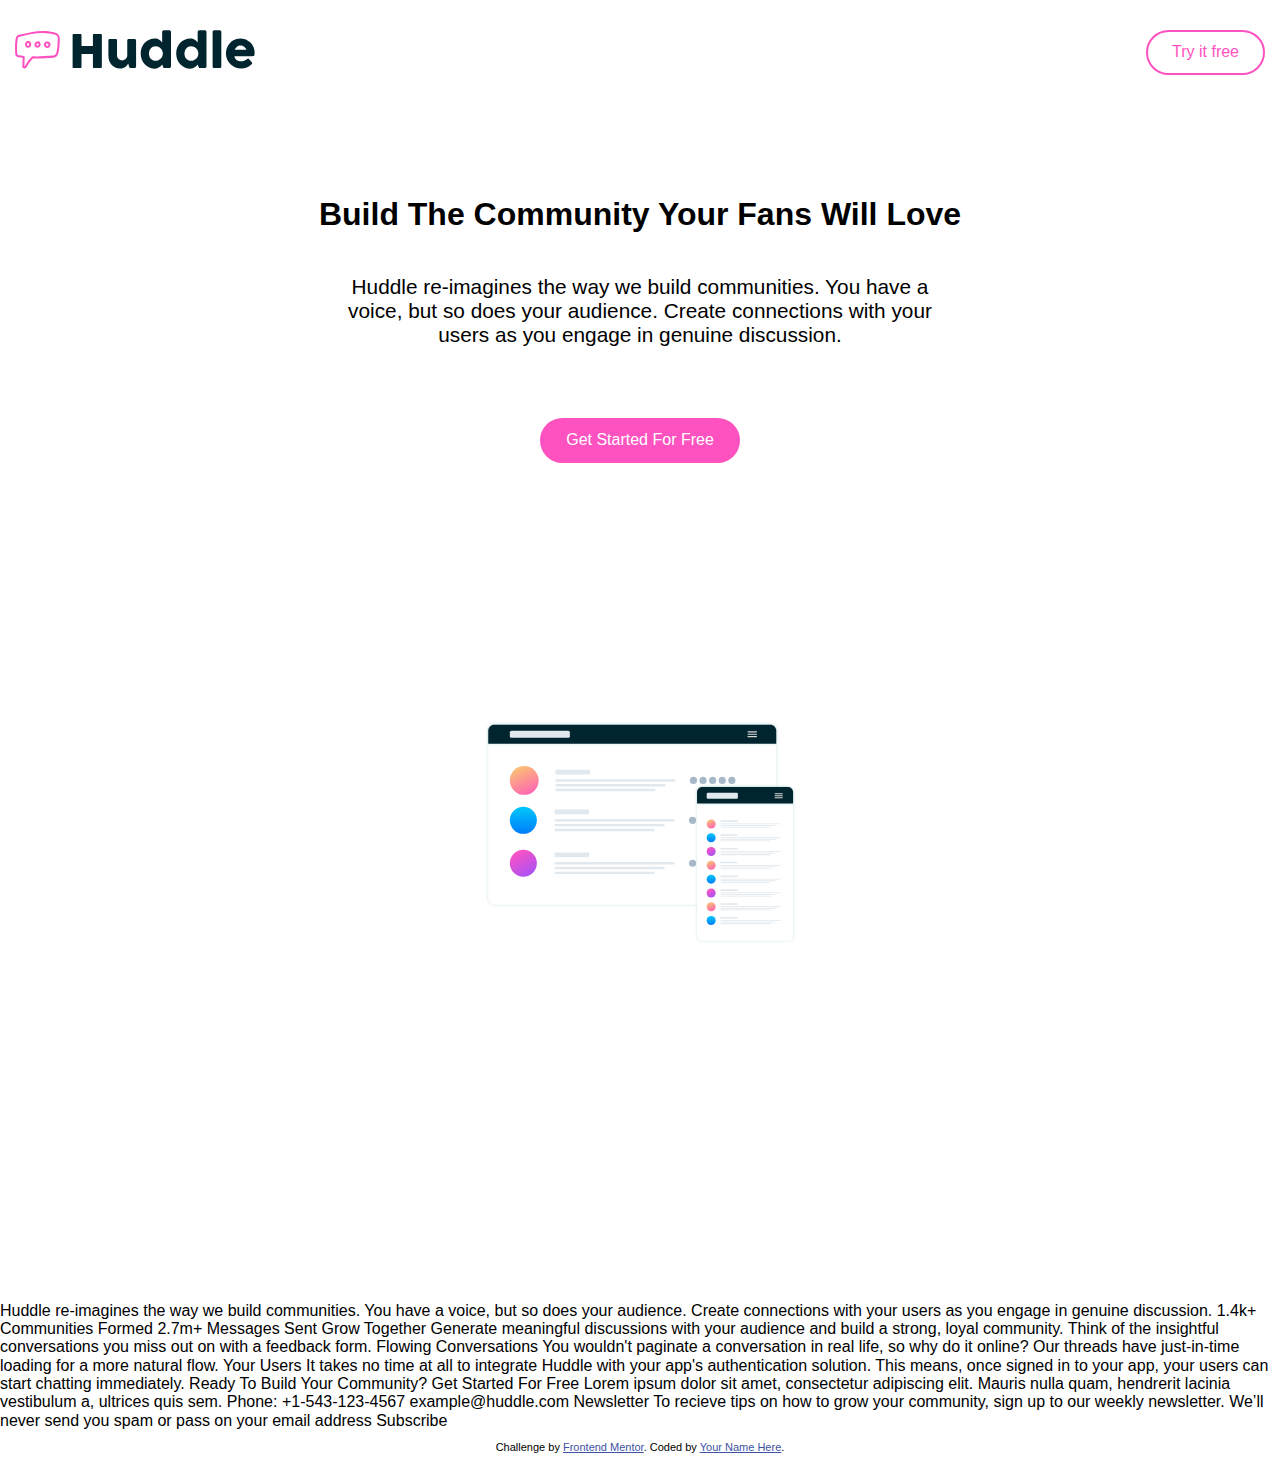
<file: huddle-landing-page-with-curved-sections-master/index.html>
<!DOCTYPE html>
<html lang="en">

<head>
  <meta charset="UTF-8">
  <meta name="viewport" content="width=device-width, initial-scale=1.0">
  <!-- displays site properly based on user's device -->

  <link rel="icon" type="image/png" sizes="32x32" href="src/images/favicon-32x32.png">
  <link rel="stylesheet" href="src/css/norm.css">
  <link rel="stylesheet" href="src/css/style.css">

  <title>Frontend Mentor | Huddle landing page with curved sections</title>

  <!-- Feel free to remove these styles or customise in your own stylesheet 👍 -->
  <style>
    .attribution {
      font-size: 11px;
      text-align: center;
    }

    .attribution a {
      color: hsl(228, 45%, 44%);
    }
  </style>
</head>

<body>
  <nav>
    <ul>
      <div class="logo">
        <svg width="240" height="39" xmlns="http://www.w3.org/2000/svg">
          <g fill-rule="nonzero" fill="none">
            <path
              d="M27.967.879C20.242.875 12.182 2.615 4.047 4.872c-1.033.208-2.041.884-2.574 1.72C.983 7.38.805 8.171.652 9c-.79 4.428-.694 8.776-.53 13.594.036 1.103.2 2.41.715 3.205.538.803 1.46 1.313 2.561 1.48a95.99 95.99 0 0 0 4.232.525l-.312 8.698c-.048.692.29 1.267.71 1.598.376.286.795.413 1.225.445.86.065 1.869-.303 2.37-1.257 2.195-4.224 3.572-6.089 6.317-8.895 7.158.176 13.407-.222 20.482-.745 2.501-.065 4.218-2.11 4.672-3.743 1.357-4.232 1.568-9.456 1.712-14.737.061-2.093-.665-4.148-1.95-5.234-1.222-.991-2.702-1.35-4.058-1.718C35.031 1.363 31.263.905 27.967.879zm10.29 3.31c1.358.369 2.555.724 3.31 1.337 1.26 1.339 1.218 2.23 1.2 3.675-.142 5.122-.388 10.093-1.544 13.86-.498 1.405-1.366 2.405-3.006 2.556-7.208.533-13.462.945-20.707.739a1.032 1.032 0 0 0-.763.302c-3.044 3.074-4.601 5.21-6.921 9.676-.054.102-.171.164-.315.175-.097-.005-.136-.08-.142-.148l.314-9.432c.019-.509-.401-.995-.907-1.05a95.48 95.48 0 0 1-5.06-.62c-.726-.111-.994-.31-1.193-.606-.346-.825-.338-1.335-.365-2.128-.162-4.775-.242-8.948.491-13.1.068-.614.298-1.242.542-1.767.404-.632 1.023-.725 1.644-.897 7.956-2.197 15.74-3.84 23.068-3.845 3.592.13 7.364.49 10.354 1.273zm-27.479 8.09c-1.096 1.313-.987 3.096-.14 4.29.442.625 1.132 1.128 1.972 1.242 1.091.09 1.783-.352 2.53-.86 1.353-1.176 1.49-3.228.461-4.71-.524-.755-1.362-1.208-2.218-1.24-1.172.012-1.968.535-2.605 1.277zm11.856-1.072c-1.092.035-1.975.791-2.514 1.607-.617.933-.977 2.101-.478 3.246.96 2.203 4.277 2.176 5.6-.063.61-1.032.454-2.205 0-3.056-.452-.85-1.136-1.543-2.131-1.702a2.494 2.494 0 0 0-.477-.032zm9.625.207c-.34-.008-.69.024-1.018.111-1.312.35-2.429 1.704-2.26 3.437.086.872.487 1.722 1.21 2.308.723.585 1.773.847 2.88.62 1.272-.26 2.06-1.285 2.323-2.275.263-.99.197-1.999-.414-2.817a3.47 3.47 0 0 0-2.72-1.384zm-18.965 1.623c.245.002.438.08.637.366.445.642.321 1.615-.128 2.005-.447.39-.726.424-.922.398-.196-.027-.395-.162-.573-.414-.34-.48-.44-1.256.007-1.81.238-.316.675-.513.98-.545zm9.483.223c.038.006.464.253.668.636.204.383.242.739.048 1.066-.577.976-1.804.712-1.99.287-.07-.162-.017-.813.32-1.32.335-.509.757-.7.954-.67zm10.564.748c.062.083.213.64.096 1.082-.118.442-.31.715-.78.811-.602.124-.94 0-1.193-.207-.254-.205-.425-.552-.462-.923-.09-.92.24-1.133.764-1.273.61-.15 1.3.112 1.575.51z"
              fill="#FF52C1" />
            <path
              d="M57.61 4.996c.016-.26.111-.494.287-.701a.875.875 0 0 1 .701-.31h6.826c.23 0 .467.096.712.287a.883.883 0 0 1 .368.724v10.893h11.421V4.996c0-.276.096-.513.287-.712.192-.2.44-.3.747-.3h6.734c.306 0 .574.077.804.23.23.154.345.399.345.736V37.1c0 .337-.1.59-.3.758-.198.169-.459.253-.78.253h-6.803c-.306 0-.555-.084-.747-.253-.191-.168-.287-.42-.287-.758V24.047H66.504V37.1c0 .322-.104.57-.31.747-.207.176-.487.264-.84.264h-6.756c-.643 0-.972-.299-.988-.896V4.996zm62.875 32.725c-.199.168-.41.275-.632.321a3.123 3.123 0 0 1-.631.07h-3.47c-.276 0-.514-.05-.713-.15-.2-.1-.368-.234-.506-.402a2.384 2.384 0 0 1-.344-.575 4.884 4.884 0 0 1-.23-.666l-.712-2.942c-.23.475-.563 1.015-1 1.62a8.495 8.495 0 0 1-1.666 1.7c-.674.53-1.479.974-2.413 1.334-.935.36-2.007.54-3.218.54-1.746 0-3.332-.337-4.757-1.011a10.904 10.904 0 0 1-3.642-2.758c-1.003-1.164-1.781-2.524-2.332-4.08-.552-1.554-.828-3.213-.828-4.974V10.695c0-.582.127-1.022.38-1.321.252-.299.654-.448 1.206-.448h5.308c.66 0 1.111.11 1.356.333.245.222.368.655.368 1.298v14.96c0 .66.15 1.284.448 1.874.299.59.693 1.11 1.184 1.562.49.452 1.045.809 1.666 1.069.62.26 1.252.39 1.896.39.551 0 1.122-.13 1.712-.39a6.361 6.361 0 0 0 1.631-1.046c.498-.436.908-.95 1.23-1.54.322-.59.482-1.214.482-1.872V10.626c0-.26.05-.52.15-.781.1-.26.249-.46.448-.598.199-.122.387-.206.563-.252.176-.046.38-.07.609-.07h5.194c.658 0 1.133.162 1.424.483.291.322.437.751.437 1.287v25.716c0 .29-.065.559-.195.804s-.31.437-.54.574l.137-.068zm26.681-3.172c-.414.414-.87.858-1.367 1.333-.498.475-1.046.92-1.643 1.333a9.3 9.3 0 0 1-1.93 1.023 6.097 6.097 0 0 1-2.23.402c-2.083 0-4.002-.39-5.757-1.172a13.777 13.777 0 0 1-4.527-3.206c-1.264-1.356-2.252-2.953-2.964-4.792-.713-1.838-1.069-3.814-1.069-5.929 0-2.13.356-4.11 1.069-5.94.712-1.83 1.7-3.424 2.964-4.78a13.635 13.635 0 0 1 4.527-3.194c1.755-.774 3.674-1.161 5.757-1.161.843 0 1.613.123 2.31.368a8.51 8.51 0 0 1 1.907.942c.575.383 1.103.816 1.586 1.298.482.483.938.954 1.367 1.414V1.985c0-.49.15-.903.448-1.24.299-.338.747-.506 1.345-.506h5.17c.2 0 .41.042.632.126.222.085.425.203.61.357.183.153.332.337.447.551.115.215.173.452.173.712v34.357c0 1.18-.62 1.77-1.862 1.77h-4.504c-.306 0-.544-.04-.712-.116a1.13 1.13 0 0 1-.426-.333 2.319 2.319 0 0 1-.31-.551 17.13 17.13 0 0 0-.344-.77l-.667-1.793zm-13.214-11.008a8.39 8.39 0 0 0 .471 2.839c.314.88.762 1.643 1.345 2.286a6.384 6.384 0 0 0 2.102 1.528c.82.376 1.728.563 2.724.563.98 0 1.903-.176 2.769-.528a7.058 7.058 0 0 0 2.263-1.46 7.256 7.256 0 0 0 1.552-2.194c.39-.843.609-1.747.655-2.712v-.322a7.26 7.26 0 0 0-.552-2.803 7.427 7.427 0 0 0-1.528-2.344 7.242 7.242 0 0 0-2.298-1.597 6.977 6.977 0 0 0-2.861-.586c-.996 0-1.904.195-2.724.586-.82.39-1.52.923-2.102 1.597a7.236 7.236 0 0 0-1.345 2.344 8.35 8.35 0 0 0-.47 2.803zm48.72 11.008c-.414.414-.87.858-1.368 1.333-.498.475-1.046.92-1.643 1.333a9.3 9.3 0 0 1-1.93 1.023 6.097 6.097 0 0 1-2.23.402c-2.083 0-4.002-.39-5.756-1.172a13.777 13.777 0 0 1-4.528-3.206c-1.263-1.356-2.252-2.953-2.964-4.792-.712-1.838-1.069-3.814-1.069-5.929 0-2.13.357-4.11 1.069-5.94s1.7-3.424 2.964-4.78a13.635 13.635 0 0 1 4.528-3.194c1.754-.774 3.673-1.161 5.756-1.161.843 0 1.613.123 2.31.368a8.51 8.51 0 0 1 1.907.942c.575.383 1.103.816 1.586 1.298.483.483.938.954 1.367 1.414V1.985c0-.49.15-.903.448-1.24.3-.338.747-.506 1.345-.506h5.17c.2 0 .41.042.632.126.223.085.426.203.61.357.183.153.333.337.448.551.114.215.172.452.172.712v34.357c0 1.18-.62 1.77-1.862 1.77h-4.504c-.306 0-.544-.04-.712-.116a1.13 1.13 0 0 1-.425-.333 2.319 2.319 0 0 1-.31-.551 17.13 17.13 0 0 0-.345-.77l-.667-1.793zm-13.215-11.008a8.39 8.39 0 0 0 .471 2.839c.315.88.763 1.643 1.345 2.286a6.384 6.384 0 0 0 2.103 1.528c.82.376 1.727.563 2.723.563.98 0 1.903-.176 2.769-.528a7.058 7.058 0 0 0 2.264-1.46 7.256 7.256 0 0 0 1.55-2.194c.391-.843.61-1.747.656-2.712v-.322a7.26 7.26 0 0 0-.552-2.803 7.427 7.427 0 0 0-1.528-2.344 7.242 7.242 0 0 0-2.298-1.597 6.977 6.977 0 0 0-2.861-.586c-.996 0-1.904.195-2.723.586-.82.39-1.521.923-2.103 1.597a7.236 7.236 0 0 0-1.345 2.344 8.35 8.35 0 0 0-.47 2.803zM197.61 2.008c0-.49.122-.903.367-1.24.246-.338.667-.506 1.264-.506h5.63c.154 0 .315.042.483.126a1.7 1.7 0 0 1 .471.357c.146.153.268.337.368.551.1.215.15.452.15.712v34.334c0 .582-.165 1.022-.495 1.321-.329.299-.754.448-1.275.448h-5.332c-.597 0-1.018-.15-1.264-.448-.245-.299-.367-.74-.367-1.321V2.008zm38.7 32.61a15.31 15.31 0 0 1-4.55 2.907 13.87 13.87 0 0 1-5.355 1.046c-2.1 0-4.083-.383-5.952-1.15a15.494 15.494 0 0 1-4.918-3.182 15.273 15.273 0 0 1-3.355-4.792c-.828-1.838-1.241-3.837-1.241-5.998 0-1.348.164-2.654.494-3.918a15.45 15.45 0 0 1 1.402-3.55 15.055 15.055 0 0 1 2.206-3.045 13.957 13.957 0 0 1 2.907-2.379 14.327 14.327 0 0 1 3.493-1.54 14.084 14.084 0 0 1 3.975-.551c1.272 0 2.505.169 3.7.506 1.195.337 2.318.812 3.367 1.424 1.05.613 2.01 1.349 2.884 2.207a14.896 14.896 0 0 1 2.252 2.815 13.58 13.58 0 0 1 1.46 3.263c.344 1.157.517 2.348.517 3.573 0 .797-.012 1.448-.035 1.954-.023.505-.142.908-.356 1.206-.215.3-.57.506-1.069.62-.498.116-1.23.173-2.194.173h-16.546c.153.98.463 1.8.93 2.46a5.842 5.842 0 0 0 1.62 1.573c.613.391 1.264.67 1.954.84a8.24 8.24 0 0 0 1.953.252c.552 0 1.118-.058 1.7-.172a12.179 12.179 0 0 0 1.69-.46 9.557 9.557 0 0 0 1.493-.667c.452-.252.816-.517 1.092-.792.245-.2.456-.349.632-.449.176-.1.364-.149.563-.149.2 0 .402.07.61.207a4.8 4.8 0 0 1 .7.597l2.436 2.758c.168.2.276.38.322.54.046.161.069.326.069.494 0 .307-.085.571-.253.793a2.89 2.89 0 0 1-.598.586zm-11.054-19.143c-.598 0-1.176.119-1.735.356a6.547 6.547 0 0 0-1.575.954c-.49.398-.93.85-1.321 1.356a8.315 8.315 0 0 0-.954 1.54h11.743a13.536 13.536 0 0 0-1.045-1.655 7.081 7.081 0 0 0-1.287-1.333 5.558 5.558 0 0 0-1.655-.896c-.62-.215-1.344-.322-2.171-.322z"
              fill="#00252E" />
          </g>
        </svg>
      </div>
      <button>Try it free</button>
    </ul>
  </nav>
  <div class="community-container">
    
      <h1>Build The Community Your Fans Will Love</h1>
    <p>Huddle re-imagines the way we build communities. You have a voice, but so does
      your audience. Create connections with your users as you engage in genuine discussion.</p>
      <button>Get Started For Free</button>
      <svg width="1035" height="739" xmlns="http://www.w3.org/2000/svg" xmlns:xlink="http://www.w3.org/1999/xlink"><defs><rect id="b" width="960" height="600" rx="20"/><filter x="-1.6%" y="-2.5%" width="103.1%" height="105%" filterUnits="objectBoundingBox" id="a"><feOffset in="SourceAlpha" result="shadowOffsetOuter1"/><feGaussianBlur stdDeviation="5" in="shadowOffsetOuter1" result="shadowBlurOuter1"/><feColorMatrix values="0 0 0 0 0 0 0 0 0 0.145098039 0 0 0 0 0.180392157 0 0 0 0.181838768 0" in="shadowBlurOuter1"/></filter><path d="M20 0h920c11.046 0 20 8.954 20 20v44H0V20C0 8.954 8.954 0 20 0z" id="d"/><filter x="-1.6%" y="-23.4%" width="103.1%" height="146.9%" filterUnits="objectBoundingBox" id="c"><feOffset in="SourceAlpha" result="shadowOffsetOuter1"/><feGaussianBlur stdDeviation="5" in="shadowOffsetOuter1" result="shadowBlurOuter1"/><feColorMatrix values="0 0 0 0 0 0 0 0 0 0.145098039 0 0 0 0 0.180392157 0 0 0 0.181838768 0" in="shadowBlurOuter1"/></filter><linearGradient x1="14.811%" y1="-22.362%" x2="75.996%" y2="119.406%" id="e"><stop stop-color="#FAD961" offset="0%"/><stop stop-color="#FF52C1" offset="100%"/></linearGradient><linearGradient x1="50%" y1="0%" x2="50%" y2="100%" id="f"><stop stop-color="#00C7FA" offset="0%"/><stop stop-color="#007DFA" offset="100%"/></linearGradient><linearGradient x1="28.973%" y1="0%" x2="90.2%" y2="111.244%" id="g"><stop stop-color="#FF52C1" offset="0%"/><stop stop-color="#9952FF" offset="100%"/></linearGradient><rect id="i" width="320" height="512" rx="17.067"/><filter x="-4.2%" y="-2.6%" width="108.4%" height="105.3%" filterUnits="objectBoundingBox" id="h"><feOffset in="SourceAlpha" result="shadowOffsetOuter1"/><feGaussianBlur stdDeviation="4.5" in="shadowOffsetOuter1" result="shadowBlurOuter1"/><feColorMatrix values="0 0 0 0 0 0 0 0 0 0.145098039 0 0 0 0 0.180392157 0 0 0 0.181838768 0" in="shadowBlurOuter1"/></filter><path d="M17.067 0h285.866C312.36 0 320 7.641 320 17.067v37.546H0V17.067C0 7.64 7.641 0 17.067 0z" id="k"/><filter x="-4.2%" y="-24.7%" width="108.4%" height="149.4%" filterUnits="objectBoundingBox" id="j"><feOffset in="SourceAlpha" result="shadowOffsetOuter1"/><feGaussianBlur stdDeviation="4.5" in="shadowOffsetOuter1" result="shadowBlurOuter1"/><feColorMatrix values="0 0 0 0 0 0 0 0 0 0.145098039 0 0 0 0 0.180392157 0 0 0 0.181838768 0" in="shadowBlurOuter1"/></filter></defs><g fill="none" fill-rule="evenodd"><g transform="translate(10 10)"><use fill="#000" filter="url(#a)" xlink:href="#b"/><use fill="#FFF" xlink:href="#b"/><use fill="#000" filter="url(#c)" xlink:href="#d"/><use fill="#00252E" xlink:href="#d"/><rect fill="#E1E8EE" x="72" y="20" width="200" height="24" rx="5"/><g transform="translate(864 22)" fill="#D8D8D8"><rect width="32" height="4" rx="2"/><rect y="8" width="32" height="4" rx="2"/><rect y="16" width="32" height="4" rx="2"/></g><g transform="translate(72 138)"><circle fill="url(#e)" cx="48" cy="48" r="48"/><g transform="translate(152 12)" fill="#E1E8EE"><rect width="115" height="16" rx="3"/><rect y="32" width="400" height="8" rx="3"/><rect y="48" width="366.667" height="8" rx="3"/><rect y="64" width="333.333" height="8" rx="3"/></g><g transform="translate(600 36)" fill="#A7B9C8"><circle cx="12" cy="12" r="12"/><circle cx="76" cy="12" r="12"/><circle cx="44" cy="12" r="12"/><circle cx="108" cy="12" r="12"/><circle cx="140" cy="12" r="12"/></g></g><g transform="translate(72 274)"><circle fill="url(#f)" cx="45" cy="45" r="45"/><g transform="translate(149 9)" fill="#E1E8EE"><rect width="115" height="16" rx="3"/><rect y="32" width="400" height="8" rx="3"/><rect y="48" width="366.667" height="8" rx="3"/><rect y="64" width="333.333" height="8" rx="3"/></g><g transform="translate(597 33)" fill="#A7B9C8"><circle cx="12" cy="12" r="12"/><circle cx="76" cy="12" r="12"/><circle cx="44" cy="12" r="12"/></g></g><g transform="translate(72 417)"><circle fill="url(#g)" cx="45" cy="45" r="45"/><g transform="translate(149 9)" fill="#E1E8EE"><rect width="115" height="16" rx="3"/><rect y="32" width="400" height="8" rx="3"/><rect y="48" width="366.667" height="8" rx="3"/><rect y="64" width="333.333" height="8" rx="3"/></g><g transform="translate(597 33)" fill="#A7B9C8"><circle cx="12" cy="12" r="12"/><circle cx="76" cy="12" r="12"/><circle cx="44" cy="12" r="12"/><circle cx="108" cy="12" r="12"/></g></g></g><g transform="translate(706 218)"><use fill="#000" filter="url(#h)" xlink:href="#i"/><use fill="#FFF" xlink:href="#i"/></g><g transform="translate(706 218)"><use fill="#000" filter="url(#j)" xlink:href="#k"/><use fill="#00252E" xlink:href="#k"/></g><g transform="translate(738.133 236.773)"><rect fill="#E1E8EE" width="104" height="20.48" rx="4.267"/><g transform="translate(226.427 1.707)" fill="#D8D8D8"><rect width="27.307" height="3.413" rx="1.707"/><rect y="6.827" width="27.307" height="3.413" rx="1.707"/><rect y="13.653" width="27.307" height="3.413" rx="1.707"/></g></g><g transform="translate(738 326)"><circle fill="url(#e)" cx="15" cy="15" r="15"/><g transform="translate(46 3)" fill="#E1E8EE"><rect width="57.5" height="5.333" rx=".92"/><rect y="10.667" width="200" height="2.667" rx=".92"/><rect y="16" width="183.333" height="2.667" rx=".92"/><rect y="21.333" width="166.667" height="2.667" rx=".92"/></g></g><g transform="translate(738 464)"><circle fill="url(#e)" cx="15" cy="15" r="15"/><g transform="translate(46 3)" fill="#E1E8EE"><rect width="57.5" height="5.333" rx=".92"/><rect y="10.667" width="200" height="2.667" rx=".92"/><rect y="16" width="183.333" height="2.667" rx=".92"/><rect y="21.333" width="166.667" height="2.667" rx=".92"/></g></g><g transform="translate(738 372)"><g transform="translate(46 3)" fill="#E1E8EE"><rect width="57.5" height="5.333" rx=".92"/><rect y="10.667" width="200" height="2.667" rx=".92"/><rect y="16" width="183.333" height="2.667" rx=".92"/><rect y="21.333" width="166.667" height="2.667" rx=".92"/></g><circle fill="url(#f)" cx="15" cy="15" r="15"/></g><g transform="translate(738 510)"><g transform="translate(46 3)" fill="#E1E8EE"><rect width="57.5" height="5.333" rx=".92"/><rect y="10.667" width="200" height="2.667" rx=".92"/><rect y="16" width="183.333" height="2.667" rx=".92"/><rect y="21.333" width="166.667" height="2.667" rx=".92"/></g><circle fill="url(#f)" cx="15" cy="15" r="15"/></g><g transform="translate(738 418)"><g transform="translate(46 3)" fill="#E1E8EE"><rect width="57.5" height="5.333" rx=".92"/><rect y="10.667" width="200" height="2.667" rx=".92"/><rect y="16" width="183.333" height="2.667" rx=".92"/><rect y="21.333" width="166.667" height="2.667" rx=".92"/></g><circle fill="url(#g)" cx="15" cy="15" r="15"/></g><g transform="translate(738 556)"><g transform="translate(46 3)" fill="#E1E8EE"><rect width="57.5" height="5.333" rx=".92"/><rect y="10.667" width="200" height="2.667" rx=".92"/><rect y="16" width="183.333" height="2.667" rx=".92"/><rect y="21.333" width="166.667" height="2.667" rx=".92"/></g><circle fill="url(#g)" cx="15" cy="15" r="15"/></g><g transform="translate(738 602)"><circle fill="url(#e)" cx="15" cy="15" r="15"/><g transform="translate(46 3)" fill="#E1E8EE"><rect width="57.5" height="5.333" rx=".92"/><rect y="10.667" width="200" height="2.667" rx=".92"/><rect y="16" width="183.333" height="2.667" rx=".92"/><rect y="21.333" width="166.667" height="2.667" rx=".92"/></g></g><g transform="translate(738 648)"><g transform="translate(46 3)" fill="#E1E8EE"><rect width="57.5" height="5.333" rx=".92"/><rect y="10.667" width="200" height="2.667" rx=".92"/><rect y="16" width="183.333" height="2.667" rx=".92"/><rect y="21.333" width="166.667" height="2.667" rx=".92"/></g><circle fill="url(#f)" cx="15" cy="15" r="15"/></g></g></svg>
  </div>
  

  

  Huddle re-imagines the way we build communities. You have a voice, but so does
  your audience. Create connections with your users as you engage in genuine discussion.

  

  1.4k+
  Communities Formed

  2.7m+
  Messages Sent

  Grow Together
  Generate meaningful discussions with your audience and build a strong, loyal community.
  Think of the insightful conversations you miss out on with a feedback form.

  Flowing Conversations
  You wouldn't paginate a conversation in real life, so why do it online? Our threads have
  just-in-time loading for a more natural flow.

  Your Users
  It takes no time at all to integrate Huddle with your app's authentication solution. This means,
  once signed in to your app, your users can start chatting immediately.

  Ready To Build Your Community?
  Get Started For Free

  Lorem ipsum dolor sit amet, consectetur adipiscing elit. Mauris nulla quam, hendrerit lacinia
  vestibulum a, ultrices quis sem.

  Phone: +1-543-123-4567
  example@huddle.com

  Newsletter
  To recieve tips on how to grow your community, sign up to our weekly newsletter. We’ll never
  send you spam or pass on your email address

  Subscribe

  <footer>
    <p class="attribution">
      Challenge by <a href="https://www.frontendmentor.io?ref=challenge" target="_blank">Frontend Mentor</a>.
      Coded by <a href="#">Your Name Here</a>.
    </p>
  </footer>
</body>

</html>
</file>
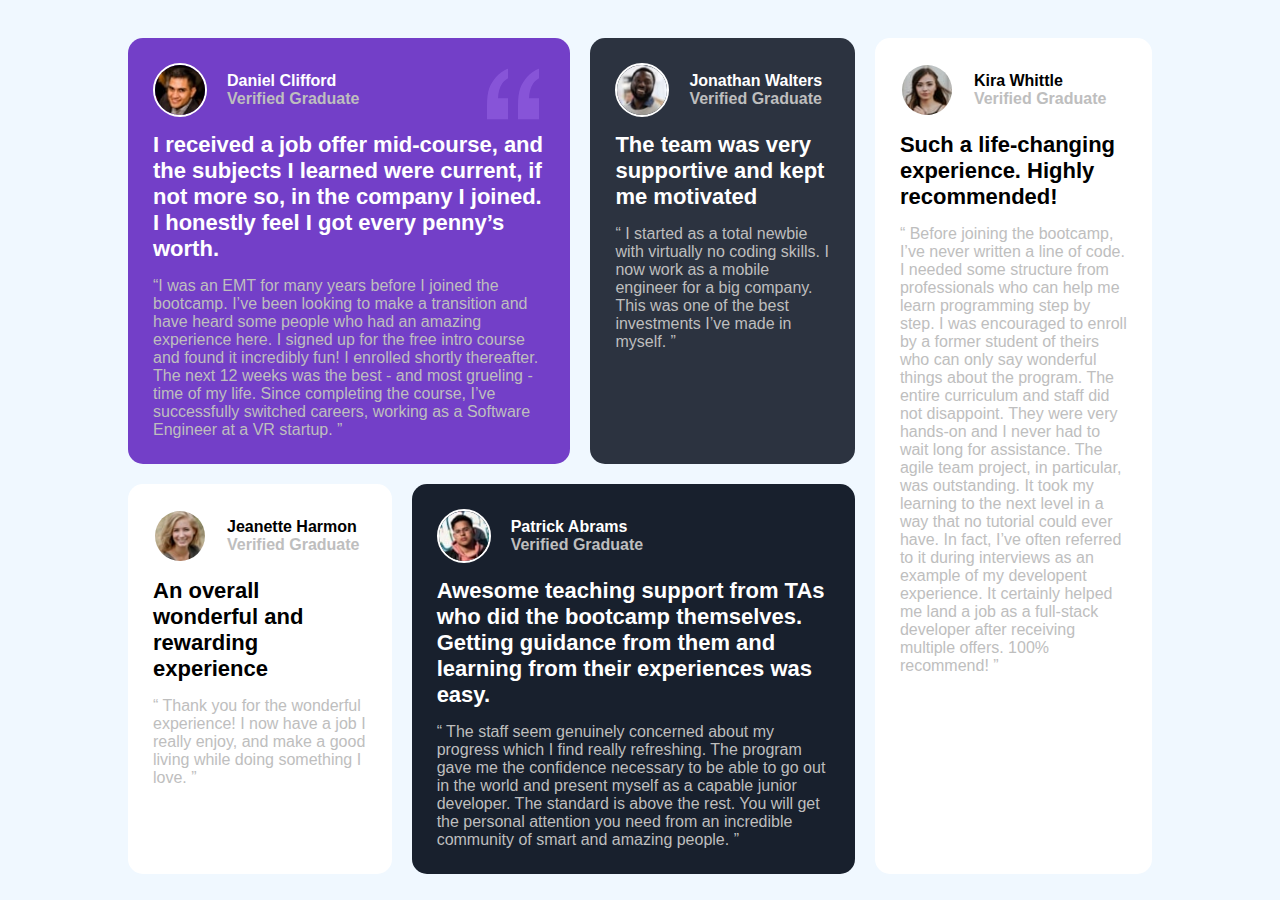
<file: testimonials-grid-section-main/index.html>
<!DOCTYPE html>
<html lang="en">

<head>
  <meta charset="UTF-8">
  <meta name="viewport" content="width=device-width, initial-scale=1.0">
  <!-- displays site properly based on user's device -->

  <link rel="icon" type="image/png" sizes="32x32" href="./images/favicon-32x32.png">
  <link rel="stylesheet" href="style.css">

  <title>Frontend Mentor | [Challenge Name Here]</title>

  <!-- Feel free to remove these styles or customise in your own stylesheet 👍 -->
  <style>
    .attribution {
      font-size: 11px;
      text-align: center;
    }

    .attribution a {
      color: hsl(228, 45%, 44%);
    }
  </style>
</head>

<body>
  <div class="container">
    <div class="card-container card1">
      <div class="profile">
        <img src="images/image-daniel.jpg" alt="">
        <div>
          <p>Daniel Clifford</p>
          <p>Verified Graduate</p>
        </div>
      </div>
      <div class="comment-header">I received a job offer mid-course, and the subjects I learned were current, if not
        more so,
        in the company I joined. I honestly feel I got every penny’s worth.</div>
      <div class="comment-desc">“I was an EMT for many years before I joined the bootcamp. I’ve been looking to make a
        transition and have heard some people who had an amazing experience here. I signed up
        for the free intro course and found it incredibly fun! I enrolled shortly thereafter.
        The next 12 weeks was the best - and most grueling - time of my life. Since completing
        the course, I’ve successfully switched careers, working as a Software Engineer at a VR startup. ”
      </div>
      <svg width="104" height="102" xmlns="http://www.w3.org/2000/svg"><path d="M104 102V59.727H84.114c0-5.871.689-11.182 2.068-15.933 1.379-4.75 3.42-9.287 6.125-13.61C95.01 25.86 98.909 22.257 104 19.375V0c-9.758 4.27-17.712 9.874-23.864 16.813-6.151 6.939-10.712 14.545-13.681 22.818C63.485 47.904 62 59.941 62 75.74V102h42zm-62 0V59.727H22.114c0-5.871.689-11.182 2.068-15.933 1.379-4.75 3.42-9.287 6.125-13.61C33.01 25.86 36.909 22.257 42 19.375V0c-9.652 4.27-17.58 9.874-23.784 16.813C12.01 23.752 7.424 31.358 4.455 39.631 1.485 47.904 0 59.941 0 75.74V102h42z" fill="#A775F1" fill-rule="nonzero"/></svg>

    </div>
    <div class="card-container card2">
      <div class="profile">
        <img src="images/image-jonathan.jpg" alt="">
        <div>
          <p>Jonathan Walters</p>
          <p>Verified Graduate</p>
        </div>
      </div>
      <div class="comment-header">The team was very supportive and kept me motivated</div>
      <div class="comment-desc">“ I started as a total newbie with virtually no coding skills. I now work as a mobile
        engineer
        for a big company. This was one of the best investments I’ve made in myself. ”
      </div>
    </div>
    <div class="card-container card3">
      <div class="profile">
        <img src="images/image-jeanette.jpg" alt="">
        <div>
          <p>Jeanette Harmon</p>
          <p>Verified Graduate</p>
        </div>
      </div>
      <div class="comment-header">An overall wonderful and rewarding experience</div>
      <div class="comment-desc">“ Thank you for the wonderful experience! I now have a job I really enjoy, and make a
        good living
        while doing something I love. ”</div>

    </div>
    <div class="card-container card4">
      <div class="profile">
        <img src="images/image-patrick.jpg" alt="">
        <div>
          <p> Patrick Abrams</p>
          <p> Verified Graduate</p>
        </div>
      </div>
      <div class="comment-header">Awesome teaching support from TAs who did the bootcamp themselves. Getting guidance
        from
        them and
        learning from their experiences was easy.</div>
      <div class="comment-desc">“ The staff seem genuinely concerned about my progress which I find really refreshing.
        The
        program
        gave me the confidence necessary to be able to go out in the world and present myself as a capable
        junior developer. The standard is above the rest. You will get the personal attention you need from
        an incredible community of smart and amazing people. ”
      </div>
    </div>
    <div class="card-container card5">
      <div class="profile">
        <img src="images/image-kira.jpg" alt="">
        <div>
          <p> Kira Whittle</p>
          <p>Verified Graduate</p>
        </div>
      </div>
      <div class="comment-header">Such a life-changing experience. Highly recommended!</div>
      <div class="comment-desc">“ Before joining the bootcamp, I’ve never written a line of code. I needed some
        structure
        from
        professionals who can help me learn programming step by step. I was encouraged to enroll by a former
        student of theirs who can only say wonderful things about the program. The entire curriculum and staff
        did not disappoint. They were very hands-on and I never had to wait long for assistance. The agile team
        project, in particular, was outstanding. It took my learning to the next level in a way that no tutorial
        could ever have. In fact, I’ve often referred to it during interviews as an example of my developent
        experience. It certainly helped me land a job as a full-stack developer after receiving multiple offers.
        100% recommend! ”
      </div>
    </div>

  </div>

  

  <!-- <div class="attribution">
    Challenge by <a href="https://www.frontendmentor.io?ref=challenge" target="_blank">Frontend Mentor</a>.
    Coded by <a href="#">Your Name Here</a>.
  </div> -->
</body>

</html>
</file>
<file: huddle-landing-page-with-curved-sections-master/src/css/style.css>
:root{
    --pink:#ff52c1;
    --dark:rgb(2, 37, 46);
    --light-dark:rgb(19, 34, 38):
    
}
body{
    font-family: sans-serif;
}

/* start navigation */
nav ul{
    margin-top: 30px;
    padding: 0 15px;
    display: flex;
    justify-content: space-between;
}
nav ul svg{
    color: var(--pink);
    font-size: .5em;
}
nav ul button{
    color: var(--pink);
    padding: .7em 1.5em;
    background-color: white;
    border: 2px solid var(--pink);
    border-radius: 2em;
    transition: .25s;
}
nav ul button:hover{
    color: white;
    background-color: var(--pink);
    border: 2px solid white;
}
/* end navigation */
/* start community */
.community-container{
    margin: 100px auto;
    padding: 0 10%;
    display: flex;
    flex-direction: column;
    /* border: 1px solid black; */
    justify-content:center;
    align-items: center;
    align-content: center;
}
.community-container > *{
    text-align: center;
}

.community-container h2{
    color: var(--dark);
}
.community-container p{
    font-size: 1.3em;
    color: var(--light-dark);
    max-width: 600px;
}
.community-container button{
    margin-top: 50px;
    color: white;
    padding: .7em 1.5em;
    background-color: var(--pink);
    border: 2px solid var(--pink);
    border-radius: 2em;
    transition: .25s;
}
.community-container button:hover{
    color: var(--pink);
    background-color: white;
}
.community-container svg{
    margin-top: 0px;
    /* scale: calc(90vw-900px); */
    /* max-width: 80vw; */
    /* scale: .3; */
    transform: scale(.3,.3);
    /* width: 100%; */
    /* height: auto; */
}

/* end community */
</file>
<file: testimonials-grid-section-main/style.css>
:root{
    font-family: sans-serif;
}
body{
    padding: 30px auto;
    background-color: aliceblue;
}


.container{
    padding-top: 30px;
    display: grid;
    margin: 0 auto;
    gap:20px;

}

.card-container{
    display: flex;
    flex-direction: column;
    gap: 15px;
    padding: 25px;
    border-radius: 15px;
}
.card1{
    background-color: rgb(115, 63, 200);
    position: relative;
}
.card1 svg{
    position: absolute;
    z-index: 0;
    scale: .5;
    top: 5px;
    right: 5px;
    opacity: 40%;
}
.card2{
    background-color: rgb(44, 51, 64);
}
.card3{
    background-color: white;
}
.card4{
    background-color: rgb(24, 32, 45);
}
.card5{
    background-color: white;
}


.profile{
    font-weight: bold;
    display: flex;
    justify-content: flex-start;
    align-items: center;
    align-content: center;
    gap: 20px;
    z-index: 2;

}

p{
    margin: 0px;
}
.card1,.card2,.card4{
    color: white;
}
.profile :last-child :last-child{
    color: rgb(190, 190, 190);
}


.profile img{
    width: 50px;
    height: auto;
    border-radius: 50%;
    border: 2px solid white;
}
.comment-header{
    font-size: 22px;
    font-weight: bold;
    z-index: 2;

}
.comment-desc{
    color: rgb(190, 190, 190);
    z-index: 2;

}

/* @media (max-width:500px) {
    
    body{
        padding: 15px 15px;
    }
    
    
} */

@media (min-width:767px)  {
    
    
    .container{
        width: 80vw;
        grid-template-areas: 
    "card1 card1 card1 card2 card5"
    "card3 card4 card4 card4 card5";
    }
    .card1{
        grid-area: card1;
    }
    .card2{
        grid-area: card2;
    }
    .card3{
        grid-area: card3;
    }
    .card4{
        grid-area: card4;
    }
    .card5{
        grid-area: card5;
    }

    
}
</file>
<file: huddle-landing-page-with-curved-sections-master/src/css/norm.css>
/*! normalize.css v8.0.1 | MIT License | github.com/necolas/normalize.css */

/* Document
   ========================================================================== */

/**
 * 1. Correct the line height in all browsers.
 * 2. Prevent adjustments of font size after orientation changes in iOS.
 */

html {
    line-height: 1.15;
    /* 1 */
    -webkit-text-size-adjust: 100%;
    /* 2 */
}

/* Sections
     ========================================================================== */

/**
   * Remove the margin in all browsers.
   */

body {
    margin: 0;
}

/**
   * Render the `main` element consistently in IE.
   */

main {
    display: block;
}

/**
   * Correct the font size and margin on `h1` elements within `section` and
   * `article` contexts in Chrome, Firefox, and Safari.
   */

h1 {
    font-size: 2em;
    margin: 0.67em 0;
}

/* Grouping content
     ========================================================================== */

/**
   * 1. Add the correct box sizing in Firefox.
   * 2. Show the overflow in Edge and IE.
   */

hr {
    box-sizing: content-box;
    /* 1 */
    height: 0;
    /* 1 */
    overflow: visible;
    /* 2 */
}

/**
   * 1. Correct the inheritance and scaling of font size in all browsers.
   * 2. Correct the odd `em` font sizing in all browsers.
   */

pre {
    font-family: monospace, monospace;
    /* 1 */
    font-size: 1em;
    /* 2 */
}

/* Text-level semantics
     ========================================================================== */

/**
   * Remove the gray background on active links in IE 10.
   */

a {
    background-color: transparent;
}

/**
   * 1. Remove the bottom border in Chrome 57-
   * 2. Add the correct text decoration in Chrome, Edge, IE, Opera, and Safari.
   */

abbr[title] {
    border-bottom: none;
    /* 1 */
    text-decoration: underline;
    /* 2 */
    text-decoration: underline dotted;
    /* 2 */
}

/**
   * Add the correct font weight in Chrome, Edge, and Safari.
   */

b,
strong {
    font-weight: bolder;
}

/**
   * 1. Correct the inheritance and scaling of font size in all browsers.
   * 2. Correct the odd `em` font sizing in all browsers.
   */

code,
kbd,
samp {
    font-family: monospace, monospace;
    /* 1 */
    font-size: 1em;
    /* 2 */
}

/**
   * Add the correct font size in all browsers.
   */

small {
    font-size: 80%;
}

/**
   * Prevent `sub` and `sup` elements from affecting the line height in
   * all browsers.
   */

sub,
sup {
    font-size: 75%;
    line-height: 0;
    position: relative;
    vertical-align: baseline;
}

sub {
    bottom: -0.25em;
}

sup {
    top: -0.5em;
}

/* Embedded content
     ========================================================================== */

/**
   * Remove the border on images inside links in IE 10.
   */

img {
    border-style: none;
}

/* Forms
     ========================================================================== */

/**
   * 1. Change the font styles in all browsers.
   * 2. Remove the margin in Firefox and Safari.
   */

button,
input,
optgroup,
select,
textarea {
    font-family: inherit;
    /* 1 */
    font-size: 100%;
    /* 1 */
    line-height: 1.15;
    /* 1 */
    margin: 0;
    /* 2 */
}

/**
   * Show the overflow in IE.
   * 1. Show the overflow in Edge.
   */

button,
input {
    /* 1 */
    overflow: visible;
}

/**
   * Remove the inheritance of text transform in Edge, Firefox, and IE.
   * 1. Remove the inheritance of text transform in Firefox.
   */

button,
select {
    /* 1 */
    text-transform: none;
}

/**
   * Correct the inability to style clickable types in iOS and Safari.
   */

button,
[type="button"],
[type="reset"],
[type="submit"] {
    -webkit-appearance: button;
}

/**
   * Remove the inner border and padding in Firefox.
   */

button::-moz-focus-inner,
[type="button"]::-moz-focus-inner,
[type="reset"]::-moz-focus-inner,
[type="submit"]::-moz-focus-inner {
    border-style: none;
    padding: 0;
}

/**
   * Restore the focus styles unset by the previous rule.
   */

button:-moz-focusring,
[type="button"]:-moz-focusring,
[type="reset"]:-moz-focusring,
[type="submit"]:-moz-focusring {
    outline: 1px dotted ButtonText;
}

/**
   * Correct the padding in Firefox.
   */

fieldset {
    padding: 0.35em 0.75em 0.625em;
}

/**
   * 1. Correct the text wrapping in Edge and IE.
   * 2. Correct the color inheritance from `fieldset` elements in IE.
   * 3. Remove the padding so developers are not caught out when they zero out
   *    `fieldset` elements in all browsers.
   */

legend {
    box-sizing: border-box;
    /* 1 */
    color: inherit;
    /* 2 */
    display: table;
    /* 1 */
    max-width: 100%;
    /* 1 */
    padding: 0;
    /* 3 */
    white-space: normal;
    /* 1 */
}

/**
   * Add the correct vertical alignment in Chrome, Firefox, and Opera.
   */

progress {
    vertical-align: baseline;
}

/**
   * Remove the default vertical scrollbar in IE 10+.
   */

textarea {
    overflow: auto;
}

/**
   * 1. Add the correct box sizing in IE 10.
   * 2. Remove the padding in IE 10.
   */

[type="checkbox"],
[type="radio"] {
    box-sizing: border-box;
    /* 1 */
    padding: 0;
    /* 2 */
}

/**
   * Correct the cursor style of increment and decrement buttons in Chrome.
   */

[type="number"]::-webkit-inner-spin-button,
[type="number"]::-webkit-outer-spin-button {
    height: auto;
}

/**
   * 1. Correct the odd appearance in Chrome and Safari.
   * 2. Correct the outline style in Safari.
   */

[type="search"] {
    -webkit-appearance: textfield;
    /* 1 */
    outline-offset: -2px;
    /* 2 */
}

/**
   * Remove the inner padding in Chrome and Safari on macOS.
   */

[type="search"]::-webkit-search-decoration {
    -webkit-appearance: none;
}

/**
   * 1. Correct the inability to style clickable types in iOS and Safari.
   * 2. Change font properties to `inherit` in Safari.
   */

::-webkit-file-upload-button {
    -webkit-appearance: button;
    /* 1 */
    font: inherit;
    /* 2 */
}

/* Interactive
     ========================================================================== */

/*
   * Add the correct display in Edge, IE 10+, and Firefox.
   */

details {
    display: block;
}

/*
   * Add the correct display in all browsers.
   */

summary {
    display: list-item;
}

/* Misc
     ========================================================================== */

/**
   * Add the correct display in IE 10+.
   */

template {
    display: none;
}

/**
   * Add the correct display in IE 10.
   */

[hidden] {
    display: none;
}
</file>
